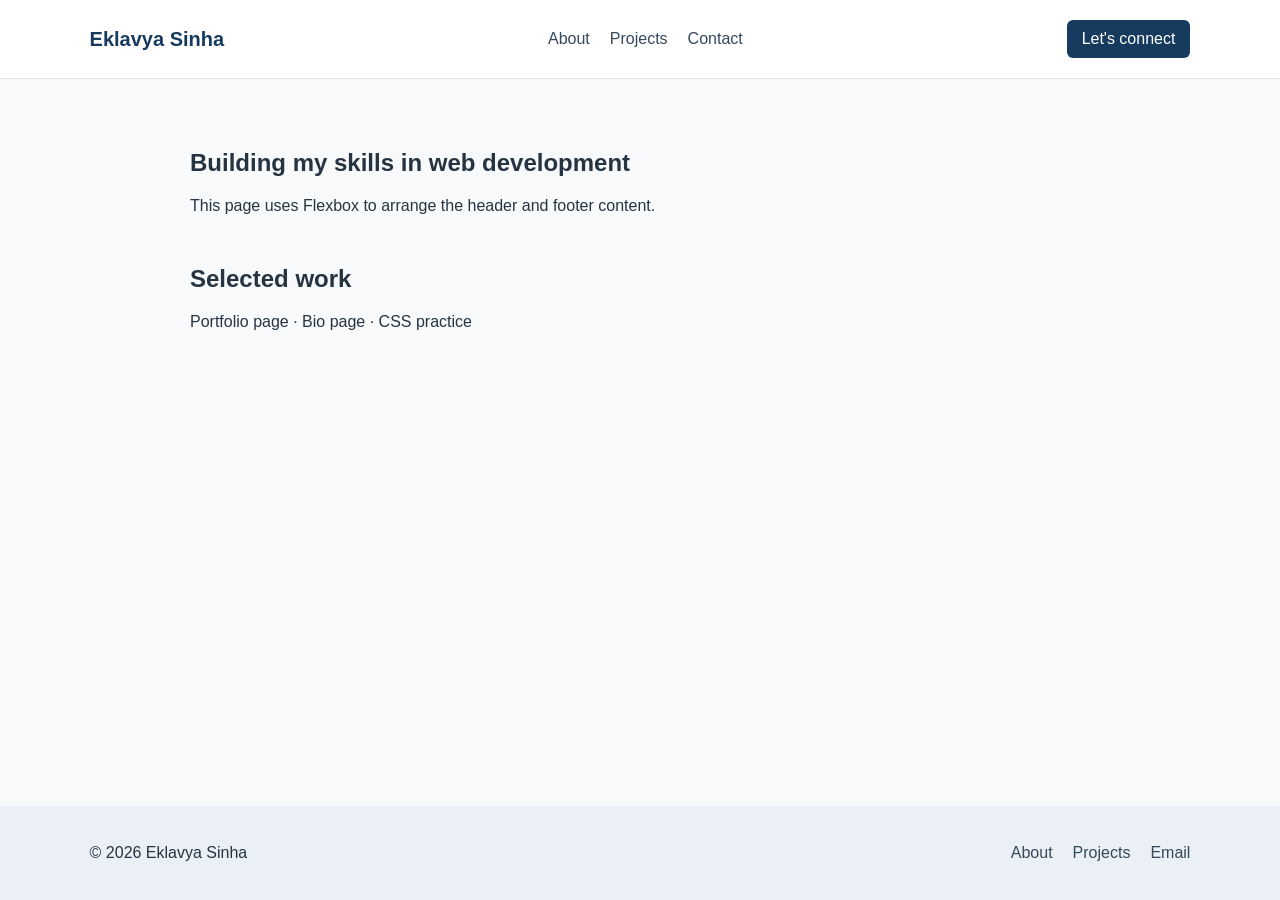
<file: P10/index.html>
<!DOCTYPE html>
<html lang="en">
<head>
    <meta charset="UTF-8">
    <meta name="viewport" content="width=device-width, initial-scale=1.0">
    <title>Portfolio Header and Footer</title>
    <link rel="stylesheet" href="style.css">
</head>
<body>
    <header class="header">
        <a class="logo" href="#">Eklavya Sinha</a>
        <nav>
            <a href="#about">About</a>
            <a href="#projects">Projects</a>
            <a href="#contact">Contact</a>
        </nav>
        <a class="header-button" href="#contact">Let's connect</a>
    </header>

    <main>
        <section id="about">
            <h1>Building my skills in web development</h1>
            <p>This page uses Flexbox to arrange the header and footer content.</p>
        </section>
        <section id="projects">
            <h2>Selected work</h2>
            <p>Portfolio page · Bio page · CSS practice</p>
        </section>
    </main>

    <footer class="footer" id="contact">
        <p>© 2026 Eklavya Sinha</p>
        <div class="footer-links">
            <a href="#about">About</a>
            <a href="#projects">Projects</a>
            <a href="mailto:eklavyasinha1605@gmail.com">Email</a>
        </div>
    </footer>
</body>
</html>
</file>
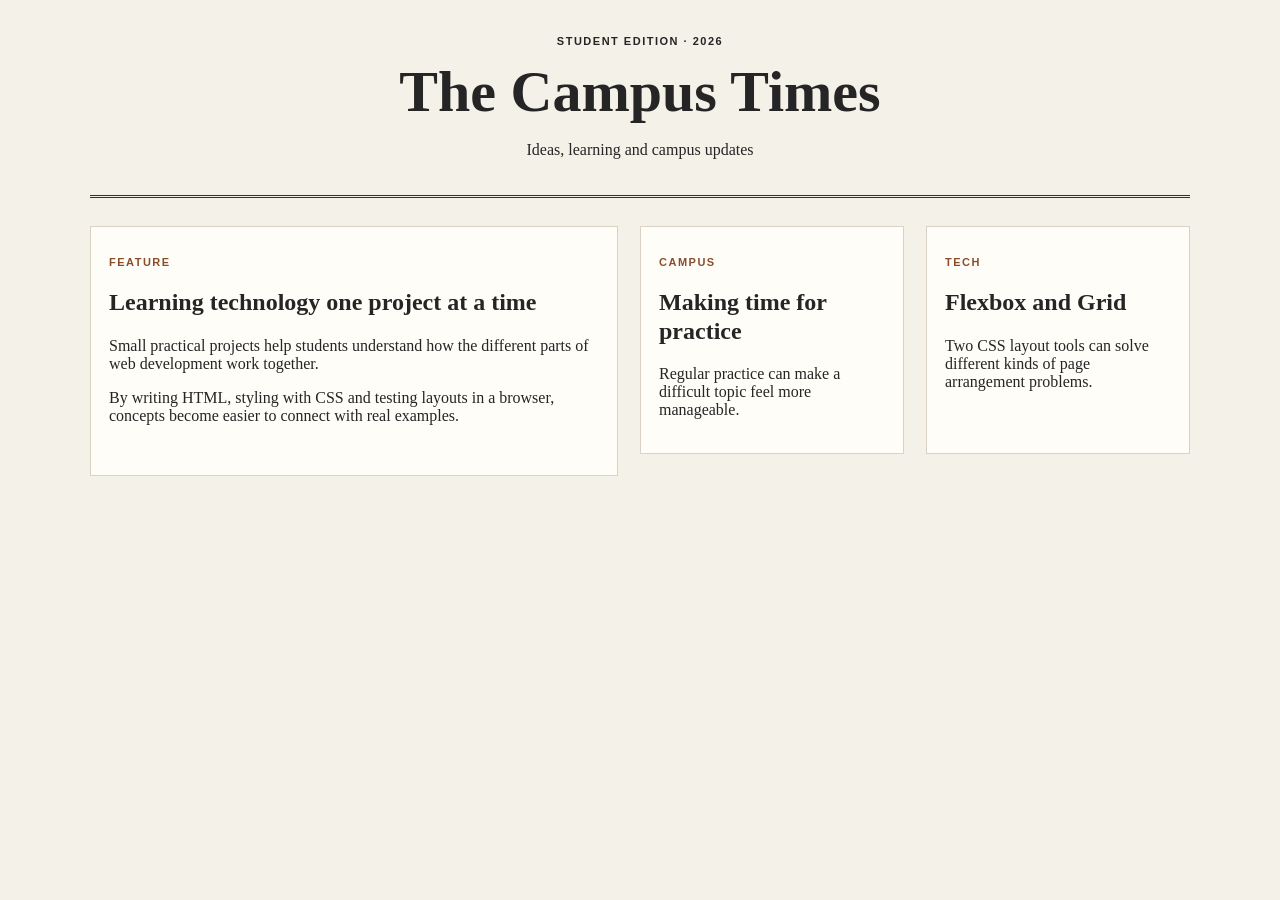
<file: P11/index.html>
<!DOCTYPE html>
<html lang="en">
<head>
    <meta charset="UTF-8">
    <meta name="viewport" content="width=device-width, initial-scale=1.0">
    <title>Newspaper Layout with CSS Grid</title>
    <link rel="stylesheet" href="style.css">
</head>
<body>
    <header class="masthead">
        <p class="date">STUDENT EDITION · 2026</p>
        <h1>The Campus Times</h1>
        <p>Ideas, learning and campus updates</p>
    </header>

    <main class="newspaper">
        <article class="story main-story">
            <p class="category">FEATURE</p>
            <h2>Learning technology one project at a time</h2>
            <p>Small practical projects help students understand how the different parts of web development work together.</p>
            <p>By writing HTML, styling with CSS and testing layouts in a browser, concepts become easier to connect with real examples.</p>
        </article>

        <article class="story side-story">
            <p class="category">CAMPUS</p>
            <h2>Making time for practice</h2>
            <p>Regular practice can make a difficult topic feel more manageable.</p>
        </article>

        <article class="story bottom-story">
            <p class="category">TECH</p>
            <h2>Flexbox and Grid</h2>
            <p>Two CSS layout tools can solve different kinds of page arrangement problems.</p>
        </article>
    </main>
</body>
</html>
</file>
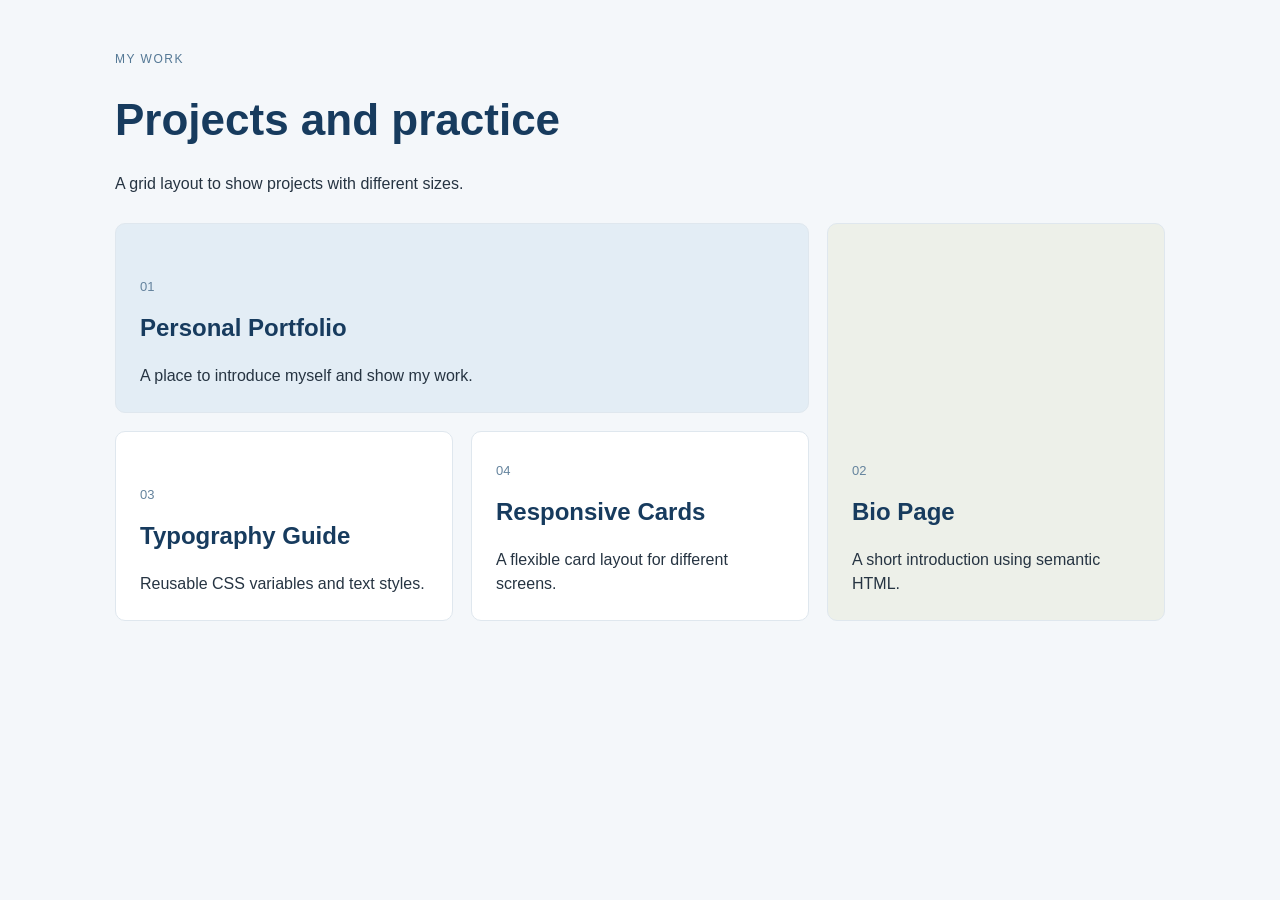
<file: P12/index.html>
<!DOCTYPE html>
<html lang="en">
<head>
    <meta charset="UTF-8">
    <meta name="viewport" content="width=device-width, initial-scale=1.0">
    <title>Portfolio Projects Grid</title>
    <link rel="stylesheet" href="style.css">
</head>
<body>
    <main class="page">
        <header class="page-heading">
            <p class="eyebrow">My work</p>
            <h1>Projects and practice</h1>
            <p>A grid layout to show projects with different sizes.</p>
        </header>

        <section class="projects">
            <article class="project project-large">
                <span>01</span>
                <h2>Personal Portfolio</h2>
                <p>A place to introduce myself and show my work.</p>
            </article>
            <article class="project project-tall">
                <span>02</span>
                <h2>Bio Page</h2>
                <p>A short introduction using semantic HTML.</p>
            </article>
            <article class="project">
                <span>03</span>
                <h2>Typography Guide</h2>
                <p>Reusable CSS variables and text styles.</p>
            </article>
            <article class="project">
                <span>04</span>
                <h2>Responsive Cards</h2>
                <p>A flexible card layout for different screens.</p>
            </article>
        </section>
    </main>
</body>
</html>
</file>
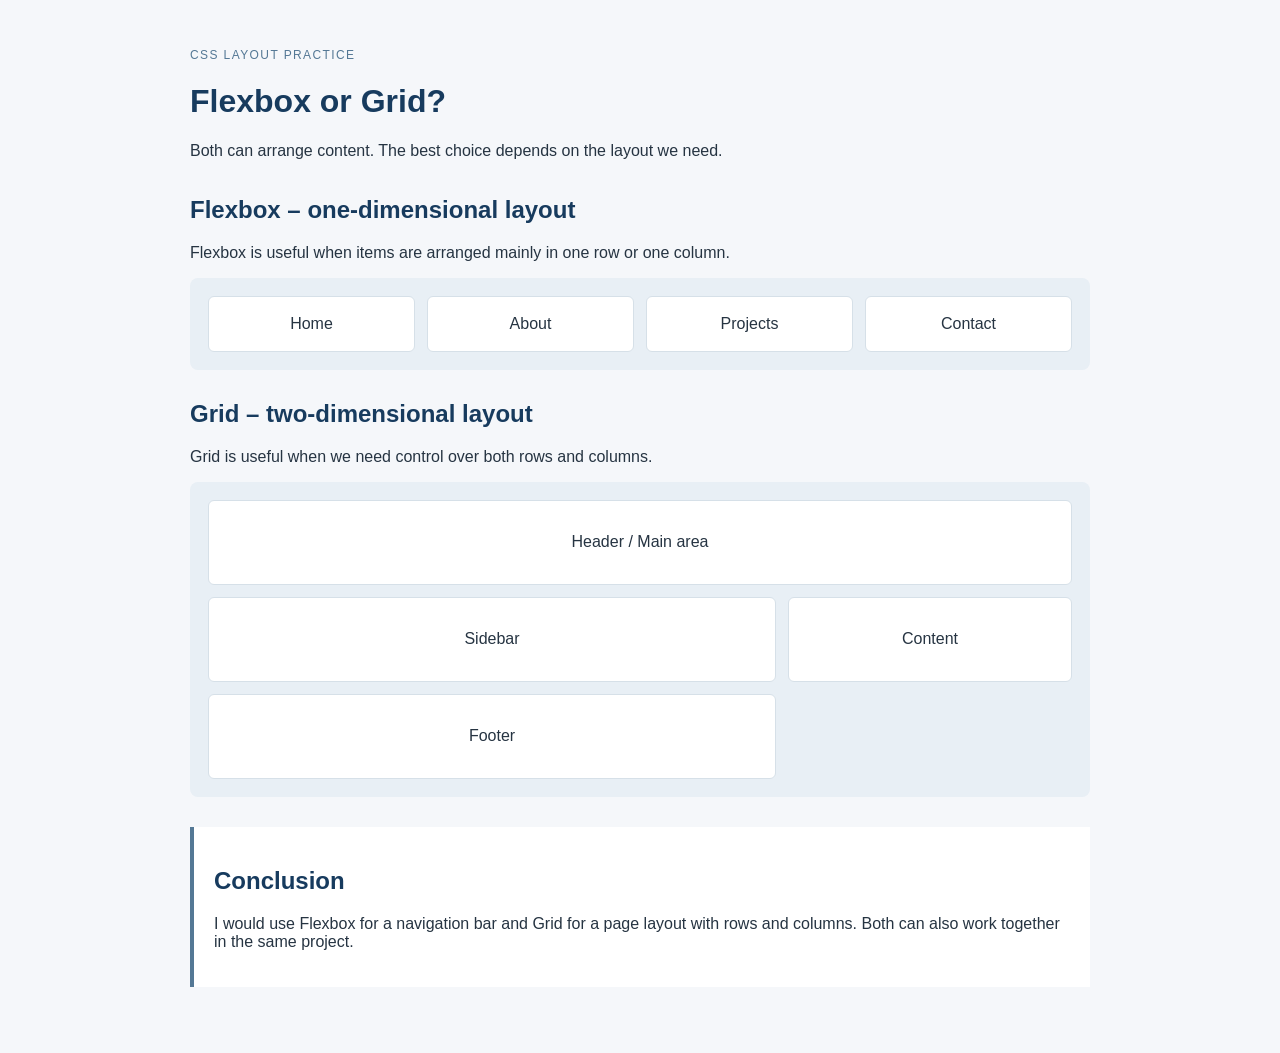
<file: P13/index.html>
<!DOCTYPE html>
<html lang="en">
<head>
    <meta charset="UTF-8">
    <meta name="viewport" content="width=device-width, initial-scale=1.0">
    <title>Flexbox and Grid Comparison</title>
    <link rel="stylesheet" href="style.css">
</head>
<body>
    <main class="page">
        <header>
            <p class="eyebrow">CSS layout practice</p>
            <h1>Flexbox or Grid?</h1>
            <p>Both can arrange content. The best choice depends on the layout we need.</p>
        </header>

        <section>
            <h2>Flexbox – one-dimensional layout</h2>
            <p>Flexbox is useful when items are arranged mainly in one row or one column.</p>
            <div class="flex-layout">
                <div>Home</div>
                <div>About</div>
                <div>Projects</div>
                <div>Contact</div>
            </div>
        </section>

        <section>
            <h2>Grid – two-dimensional layout</h2>
            <p>Grid is useful when we need control over both rows and columns.</p>
            <div class="grid-layout">
                <div class="wide">Header / Main area</div>
                <div>Sidebar</div>
                <div>Content</div>
                <div>Footer</div>
            </div>
        </section>

        <section class="note">
            <h2>Conclusion</h2>
            <p>I would use Flexbox for a navigation bar and Grid for a page layout with rows and columns. Both can also work together in the same project.</p>
        </section>
    </main>
</body>
</html>
</file>
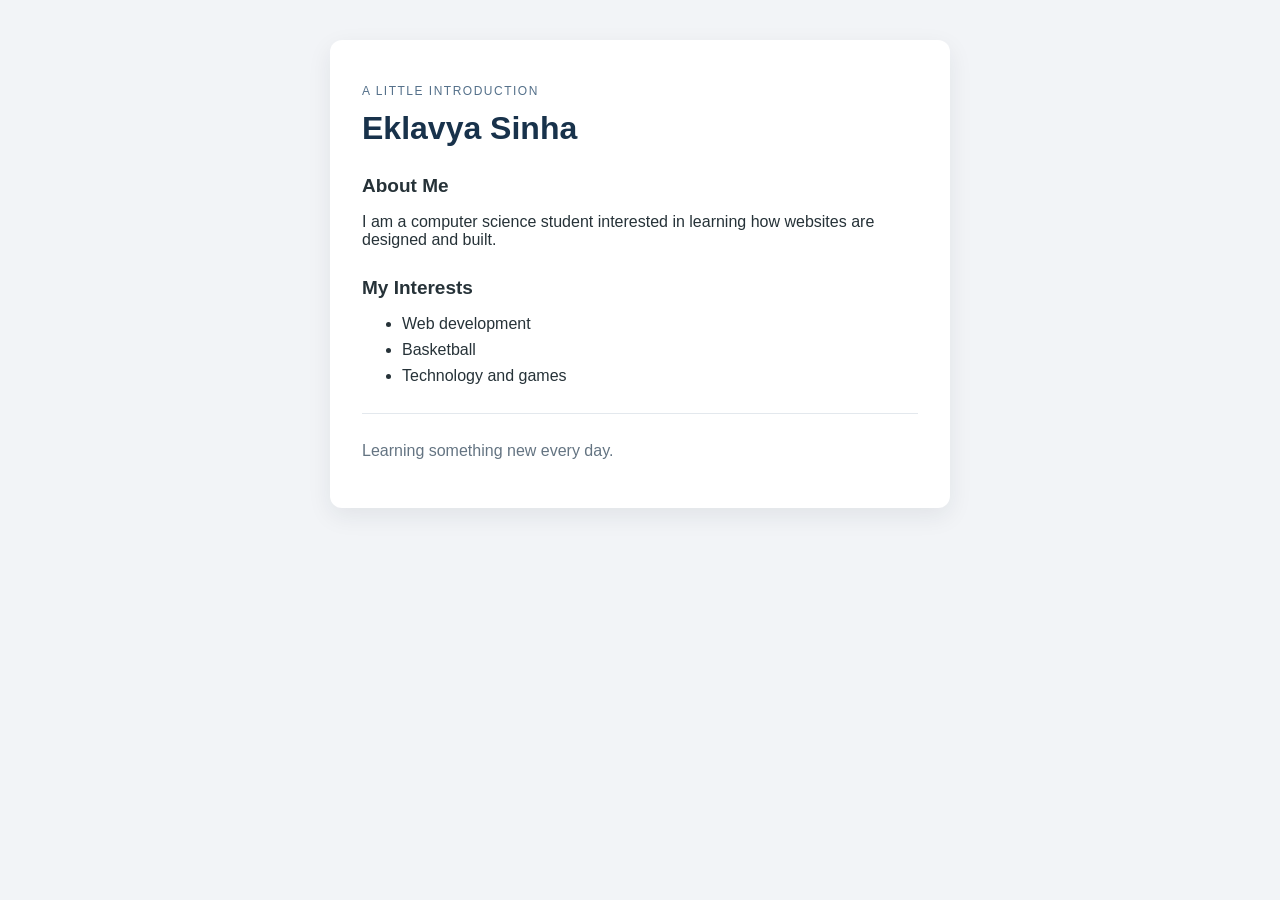
<file: P5/index.html>
<!DOCTYPE html>
<html lang="en">
<head>
    <meta charset="UTF-8">
    <meta name="viewport" content="width=device-width, initial-scale=1.0">
    <title>My Bio</title>
    <link rel="stylesheet" href="style.css">
</head>
<body>
    <main class="bio-card">
        <header>
            <p class="eyebrow">A little introduction</p>
            <h1>Eklavya Sinha</h1>
        </header>

        <section aria-labelledby="about-heading">
            <h2 id="about-heading">About Me</h2>
            <p>I am a computer science student interested in learning how websites are designed and built.</p>
        </section>

        <section aria-labelledby="interests-heading">
            <h2 id="interests-heading">My Interests</h2>
            <ul>
                <li>Web development</li>
                <li>Basketball</li>
                <li>Technology and games</li>
            </ul>
        </section>

        <footer>
            <p>Learning something new every day.</p>
        </footer>
    </main>
</body>
</html>
</file>
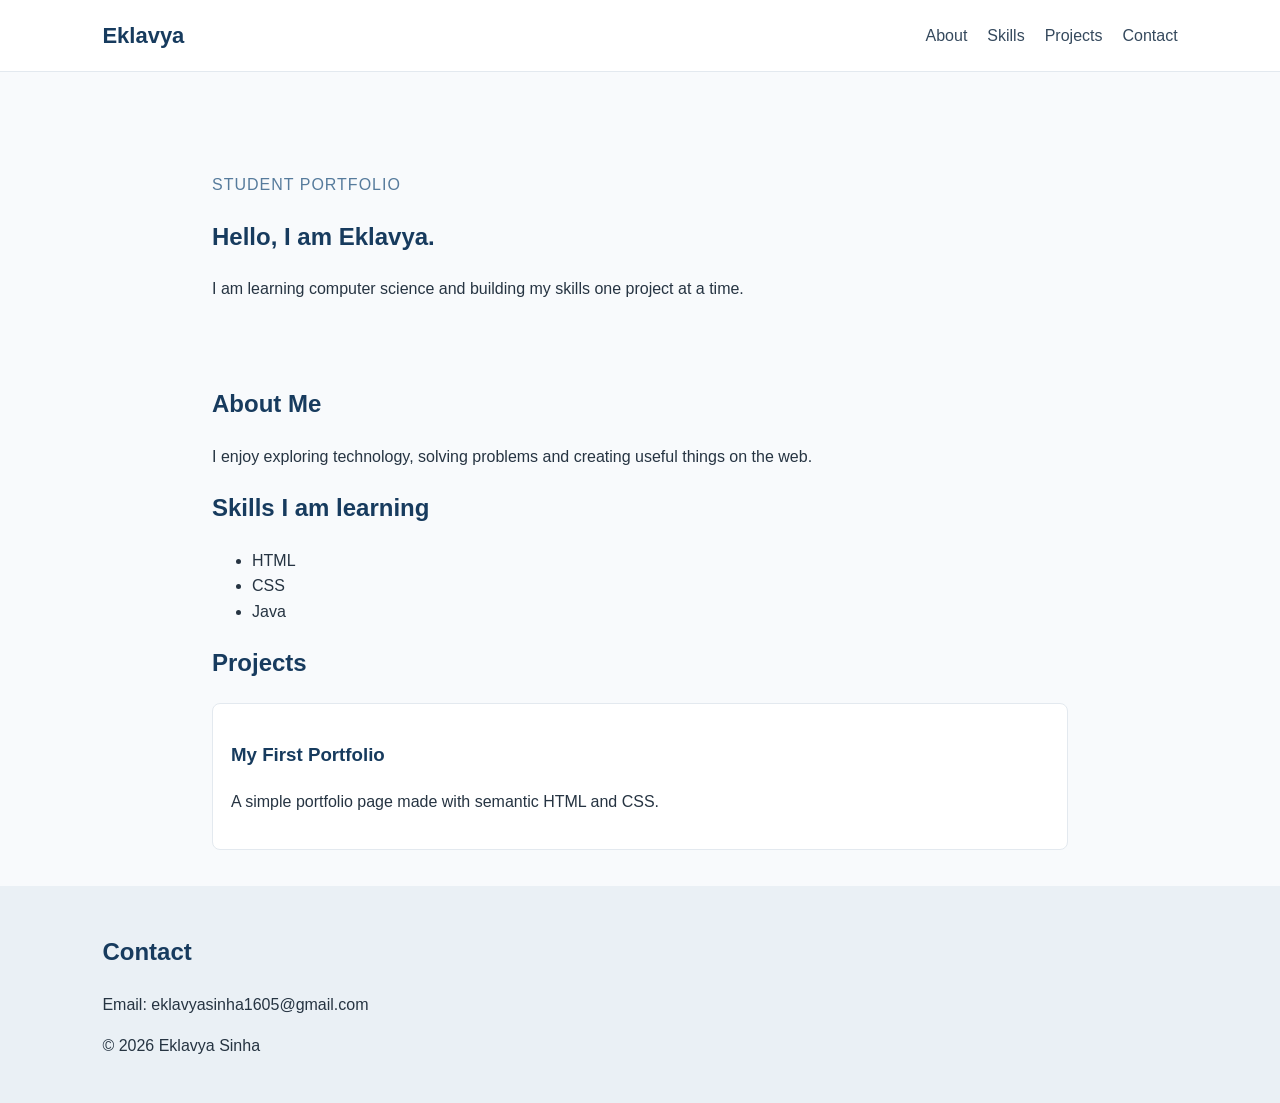
<file: P6/index.html>
<!DOCTYPE html>
<html lang="en">
<head>
    <meta charset="UTF-8">
    <meta name="viewport" content="width=device-width, initial-scale=1.0">
    <title>My Portfolio</title>
    <link rel="stylesheet" href="style.css">
</head>
<body>
    <header class="site-header">
        <a class="logo" href="#">Eklavya</a>
        <nav aria-label="Main navigation">
            <a href="#about">About</a>
            <a href="#skills">Skills</a>
            <a href="#projects">Projects</a>
            <a href="#contact">Contact</a>
        </nav>
    </header>

    <main>
        <section class="intro">
            <p class="eyebrow">Student portfolio</p>
            <h1>Hello, I am Eklavya.</h1>
            <p>I am learning computer science and building my skills one project at a time.</p>
        </section>

        <section id="about">
            <h2>About Me</h2>
            <p>I enjoy exploring technology, solving problems and creating useful things on the web.</p>
        </section>

        <section id="skills">
            <h2>Skills I am learning</h2>
            <ul>
                <li>HTML</li>
                <li>CSS</li>
                <li>Java</li>
            </ul>
        </section>

        <section id="projects">
            <h2>Projects</h2>
            <article class="project">
                <h3>My First Portfolio</h3>
                <p>A simple portfolio page made with semantic HTML and CSS.</p>
            </article>
        </section>
    </main>

    <footer id="contact">
        <h2>Contact</h2>
        <p>Email: eklavyasinha1605@gmail.com</p>
        <p>&copy; 2026 Eklavya Sinha</p>
    </footer>
</body>
</html>
</file>
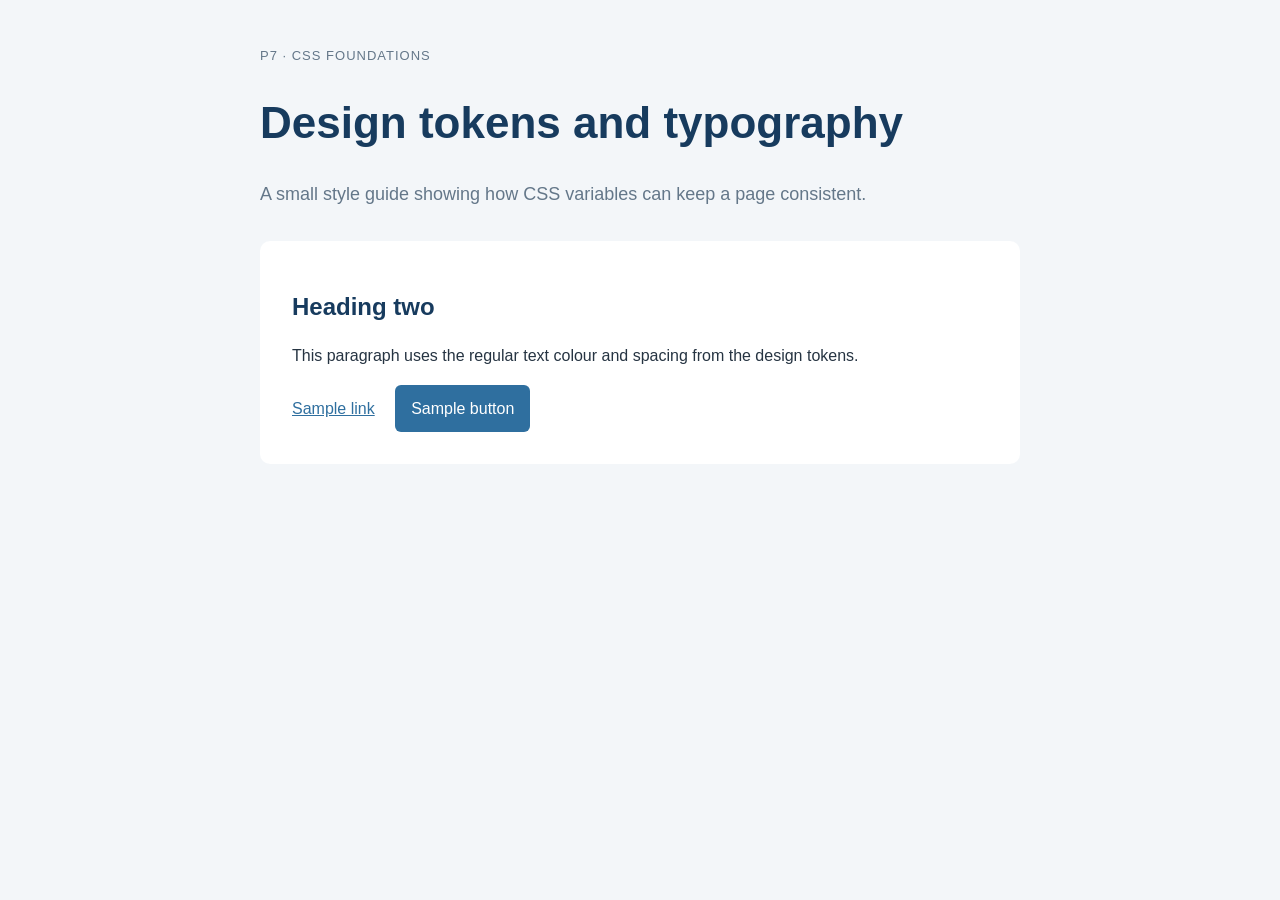
<file: P7/index.html>
<!DOCTYPE html>
<html lang="en">
<head>
    <meta charset="UTF-8">
    <meta name="viewport" content="width=device-width, initial-scale=1.0">
    <title>Design Tokens and Typography</title>
    <link rel="stylesheet" href="style.css">
</head>
<body>
    <main class="page">
        <p class="eyebrow">P7 · CSS foundations</p>
        <h1>Design tokens and typography</h1>
        <p class="lead">A small style guide showing how CSS variables can keep a page consistent.</p>

        <section class="sample">
            <h2>Heading two</h2>
            <p>This paragraph uses the regular text colour and spacing from the design tokens.</p>
            <a href="#">Sample link</a>
            <button type="button">Sample button</button>
        </section>
    </main>
</body>
</html>
</file>
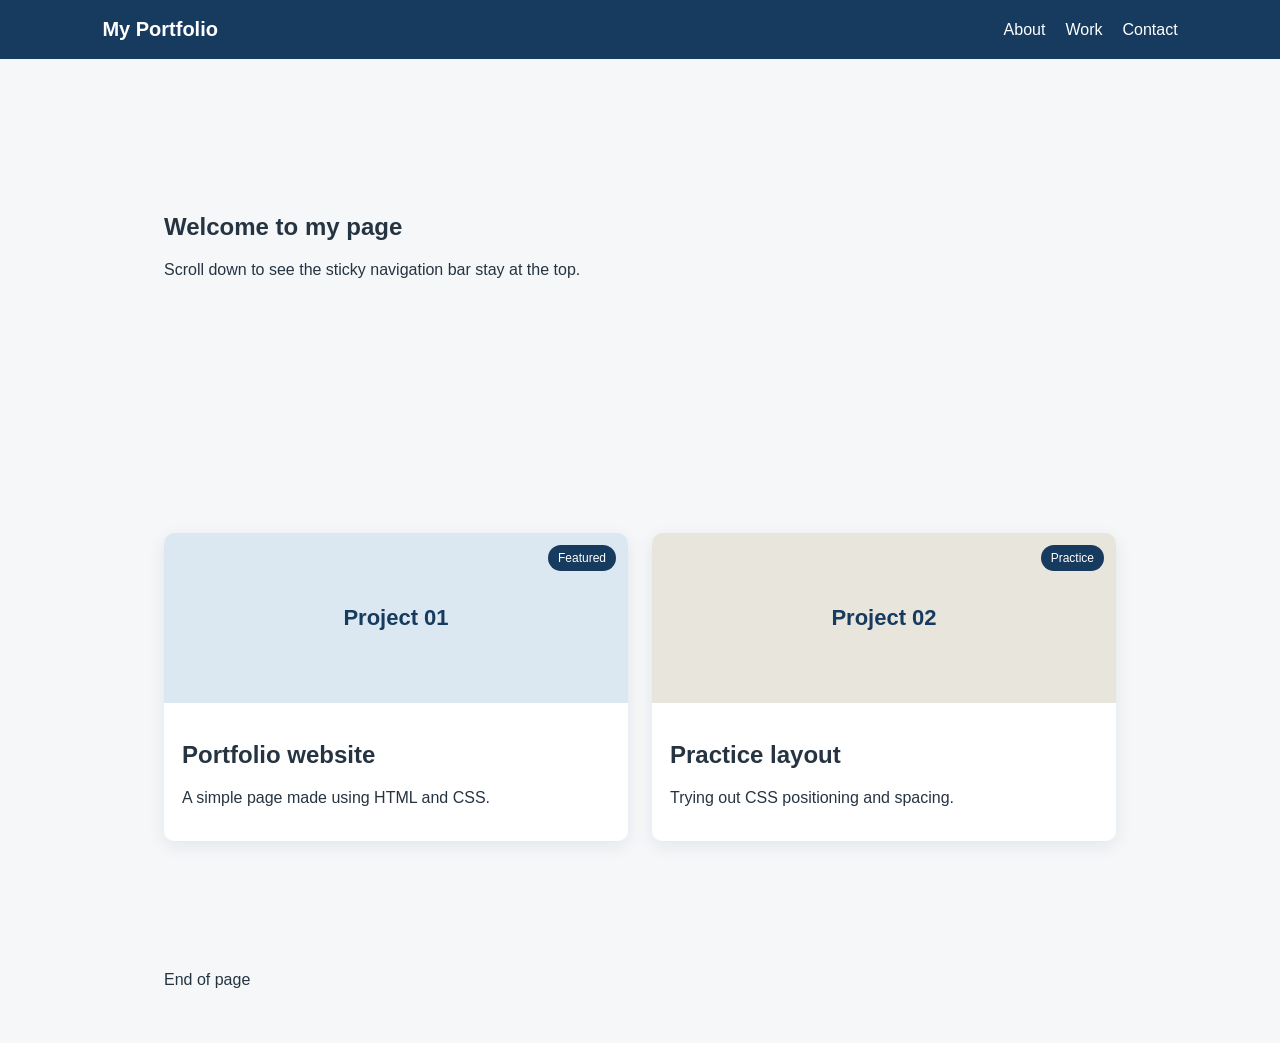
<file: P8/index.html>
<!DOCTYPE html>
<html lang="en">
<head>
    <meta charset="UTF-8">
    <meta name="viewport" content="width=device-width, initial-scale=1.0">
    <title>Sticky Navbar and Card Overlay</title>
    <link rel="stylesheet" href="style.css">
</head>
<body>
    <nav class="navbar">
        <a href="#" class="brand">My Portfolio</a>
        <div class="nav-links">
            <a href="#about">About</a>
            <a href="#work">Work</a>
            <a href="#contact">Contact</a>
        </div>
    </nav>

    <main>
        <section class="hero" id="about">
            <h1>Welcome to my page</h1>
            <p>Scroll down to see the sticky navigation bar stay at the top.</p>
        </section>

        <section class="cards" id="work">
            <article class="card">
                <div class="card-image">Project 01</div>
                <div class="card-content">
                    <h2>Portfolio website</h2>
                    <p>A simple page made using HTML and CSS.</p>
                </div>
                <span class="card-label">Featured</span>
            </article>
            <article class="card">
                <div class="card-image second">Project 02</div>
                <div class="card-content">
                    <h2>Practice layout</h2>
                    <p>Trying out CSS positioning and spacing.</p>
                </div>
                <span class="card-label">Practice</span>
            </article>
        </section>
        <footer id="contact">End of page</footer>
    </main>
</body>
</html>
</file>
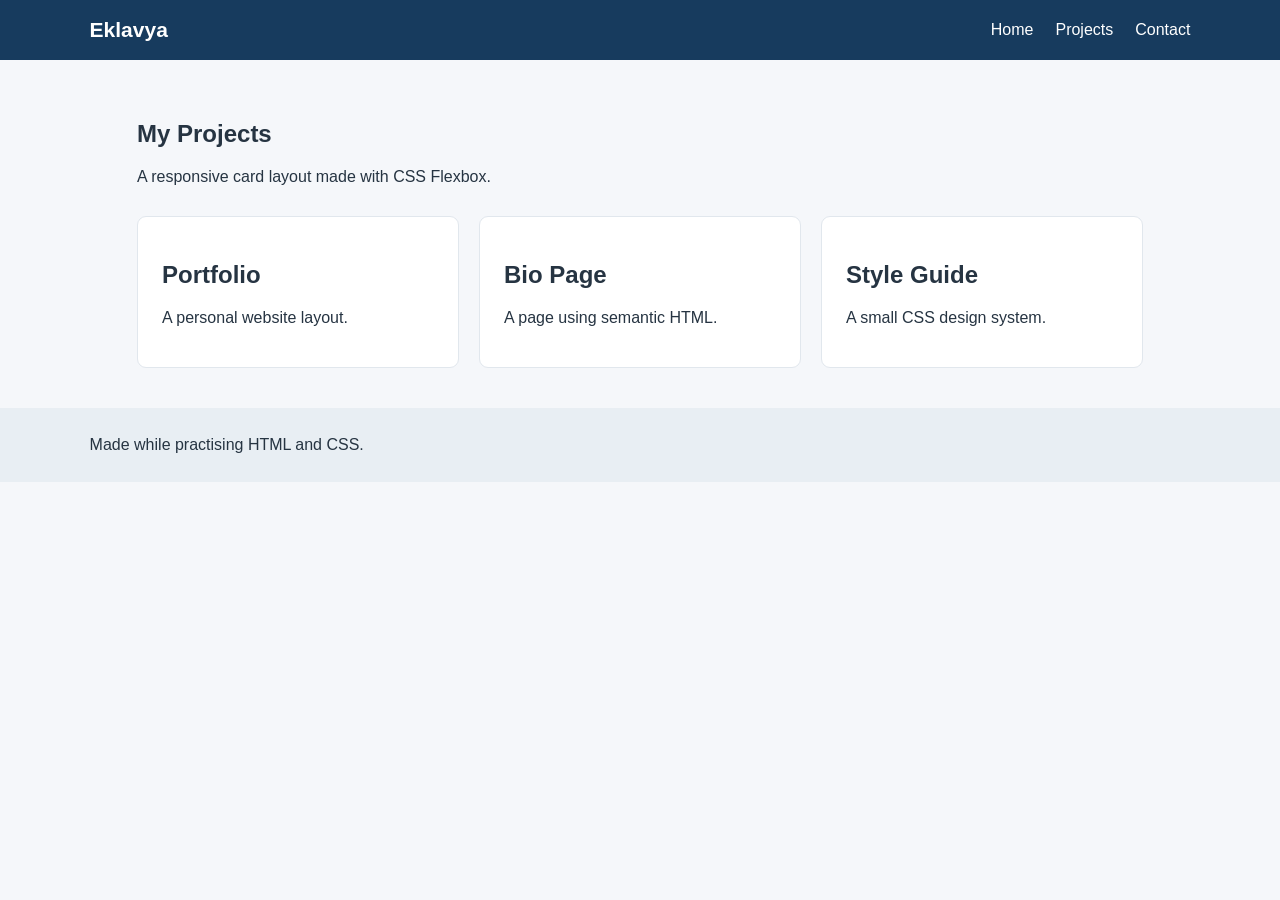
<file: P9/index.html>
<!DOCTYPE html>
<html lang="en">
<head>
    <meta charset="UTF-8">
    <meta name="viewport" content="width=device-width, initial-scale=1.0">
    <title>Responsive Flexbox Layout</title>
    <link rel="stylesheet" href="style.css">
</head>
<body>
    <header class="navbar">
        <a class="logo" href="#">Eklavya</a>
        <nav>
            <a href="#home">Home</a>
            <a href="#projects">Projects</a>
            <a href="#contact">Contact</a>
        </nav>
    </header>

    <main id="home">
        <section class="intro">
            <h1>My Projects</h1>
            <p>A responsive card layout made with CSS Flexbox.</p>
        </section>

        <section class="project-grid" id="projects">
            <article class="project-card"><h2>Portfolio</h2><p>A personal website layout.</p></article>
            <article class="project-card"><h2>Bio Page</h2><p>A page using semantic HTML.</p></article>
            <article class="project-card"><h2>Style Guide</h2><p>A small CSS design system.</p></article>
        </section>
    </main>

    <footer id="contact">Made while practising HTML and CSS.</footer>
</body>
</html>
</file>
<file: P10/style.css>
* {
    box-sizing: border-box;
}

body {
    min-height: 100vh;
    margin: 0;
    display: flex;
    flex-direction: column;
    font-family: Arial, sans-serif;
    color: #263442;
    background: #f7f9fb;
}

.header {
    display: flex;
    justify-content: space-between;
    align-items: center;
    flex-wrap: wrap;
    gap: 18px;
    padding: 20px 7%;
    background: white;
    border-bottom: 1px solid #e1e7ed;
}

.logo {
    color: #173b5e;
    font-size: 20px;
    font-weight: bold;
    text-decoration: none;
}

nav, .footer-links {
    display: flex;
    align-items: center;
    gap: 20px;
}

nav a, .footer a {
    color: #35495d;
    text-decoration: none;
}

.header-button {
    padding: 10px 15px;
    border-radius: 6px;
    background: #173b5e;
    color: white;
    text-decoration: none;
}

main {
    flex: 1;
    width: min(900px, 86%);
    margin: 50px auto;
}

main section {
    margin-bottom: 50px;
}

.footer {
    display: flex;
    justify-content: space-between;
    align-items: center;
    flex-wrap: wrap;
    gap: 15px;
    padding: 22px 7%;
    background: #eaf0f5;
}

@media (max-width: 650px) {
    .header, .footer {
        align-items: flex-start;
        flex-direction: column;
    }
}
</file>
<file: P11/style.css>
* {
    box-sizing: border-box;
}

body {
    margin: 0;
    padding: 24px;
    font-family: Georgia, serif;
    color: #252525;
    background: #f4f1e9;
}

.masthead {
    max-width: 1100px;
    margin: 0 auto 28px;
    padding-bottom: 20px;
    text-align: center;
    border-bottom: 3px double #333;
}

.masthead h1 {
    margin: 8px 0;
    font-size: clamp(34px, 6vw, 58px);
}

.date, .category {
    font-family: Arial, sans-serif;
    font-size: 11px;
    letter-spacing: 1.5px;
    font-weight: bold;
}

.newspaper {
    display: grid;
    grid-template-columns: 2fr 1fr 1fr;
    gap: 22px;
    max-width: 1100px;
    margin: auto;
}

.story {
    padding: 18px;
    background: #fffdf8;
    border: 1px solid #d9d2c5;
}

.main-story {
    grid-row: span 2;
}

.story h2 {
    line-height: 1.2;
}

.category {
    color: #8a4d2c;
}

@media (max-width: 750px) {
    .newspaper {
        grid-template-columns: 1fr 1fr;
    }

    .main-story {
        grid-column: 1 / -1;
        grid-row: auto;
    }
}

@media (max-width: 520px) {
    body {
        padding: 14px;
    }

    .newspaper {
        grid-template-columns: 1fr;
    }

    .main-story {
        grid-column: auto;
    }
}
</file>
<file: P12/style.css>
* {
    box-sizing: border-box;
}

body {
    margin: 0;
    padding: 40px 18px;
    font-family: Arial, sans-serif;
    color: #263442;
    background: #f4f7fa;
}

.page {
    max-width: 1050px;
    margin: auto;
}

.eyebrow {
    color: #547895;
    text-transform: uppercase;
    letter-spacing: 1.5px;
    font-size: 12px;
}

.page-heading {
    margin-bottom: 30px;
}

.page-heading h1 {
    color: #173b5e;
    font-size: clamp(30px, 5vw, 44px);
}

.projects {
    display: grid;
    grid-template-columns: repeat(3, 1fr);
    grid-auto-rows: minmax(190px, auto);
    gap: 18px;
}

.project {
    display: flex;
    flex-direction: column;
    justify-content: flex-end;
    padding: 24px;
    background: white;
    border: 1px solid #dfe7ee;
    border-radius: 10px;
}

.project span {
    color: #64839d;
    font-size: 13px;
}

.project h2 {
    margin-bottom: 6px;
    color: #173b5e;
}

.project p {
    margin-bottom: 0;
    line-height: 1.5;
}

.project-large {
    grid-column: span 2;
    background: #e3edf5;
}

.project-tall {
    grid-row: span 2;
    background: #edf0e9;
}

@media (max-width: 700px) {
    .projects {
        grid-template-columns: repeat(2, 1fr);
    }

    .project-large {
        grid-column: span 2;
    }

    .project-tall {
        grid-row: auto;
    }
}

@media (max-width: 480px) {
    .projects {
        grid-template-columns: 1fr;
    }

    .project-large {
        grid-column: auto;
    }
}
</file>
<file: P13/style.css>
* {
    box-sizing: border-box;
}

body {
    margin: 0;
    padding: 36px 18px;
    font-family: Arial, sans-serif;
    color: #263442;
    background: #f5f7fa;
}

.page {
    max-width: 900px;
    margin: auto;
}

header {
    margin-bottom: 36px;
}

.eyebrow {
    color: #547895;
    text-transform: uppercase;
    letter-spacing: 1.4px;
    font-size: 12px;
}

h1, h2 {
    color: #173b5e;
}

section {
    margin: 30px 0;
}

.flex-layout {
    display: flex;
    flex-wrap: wrap;
    gap: 12px;
    padding: 18px;
    background: #e8eff5;
    border-radius: 8px;
}

.flex-layout div {
    flex: 1 1 120px;
    padding: 18px;
    text-align: center;
    background: white;
    border: 1px solid #d6e0e8;
    border-radius: 6px;
}

.grid-layout {
    display: grid;
    grid-template-columns: 2fr 1fr;
    gap: 12px;
    padding: 18px;
    background: #e8eff5;
    border-radius: 8px;
}

.grid-layout div {
    min-height: 85px;
    display: grid;
    place-items: center;
    padding: 14px;
    background: white;
    border: 1px solid #d6e0e8;
    border-radius: 6px;
}

.grid-layout .wide {
    grid-column: 1 / -1;
}

.note {
    padding: 20px;
    background: white;
    border-left: 4px solid #547895;
}

@media (max-width: 520px) {
    .grid-layout {
        grid-template-columns: 1fr;
    }

    .grid-layout .wide {
        grid-column: auto;
    }
}
</file>
<file: P5/style.css>
* {
    box-sizing: border-box;
}

body {
    margin: 0;
    padding: 40px 16px;
    font-family: Arial, sans-serif;
    background: #f2f4f7;
    color: #263238;
}

.bio-card {
    max-width: 620px;
    margin: 0 auto;
    padding: 32px;
    background: #ffffff;
    border-radius: 12px;
    box-shadow: 0 8px 24px rgba(20, 35, 50, 0.08);
}

.eyebrow {
    color: #54708a;
    text-transform: uppercase;
    letter-spacing: 1.5px;
    font-size: 12px;
}

h1 {
    margin-top: 8px;
    color: #18324b;
}

h2 {
    margin-top: 28px;
    font-size: 19px;
}

li {
    margin: 8px 0;
}

footer {
    margin-top: 28px;
    padding-top: 12px;
    border-top: 1px solid #e3e8ed;
    color: #647482;
}
</file>
<file: P6/style.css>
* {
    box-sizing: border-box;
}

body {
    margin: 0;
    font-family: Arial, sans-serif;
    line-height: 1.6;
    color: #263442;
    background: #f8fafc;
}

.site-header {
    display: flex;
    justify-content: space-between;
    align-items: center;
    padding: 18px 8%;
    background: #ffffff;
    border-bottom: 1px solid #e3e9ef;
}

.logo {
    color: #173b5e;
    font-size: 22px;
    font-weight: bold;
    text-decoration: none;
}

nav {
    display: flex;
    gap: 20px;
}

nav a {
    color: #35495d;
    text-decoration: none;
}

main {
    max-width: 900px;
    margin: 0 auto;
    padding: 36px 22px;
}

.intro {
    padding: 48px 0;
}

.eyebrow {
    color: #567b9c;
    text-transform: uppercase;
    letter-spacing: 1px;
}

h1, h2, h3 {
    color: #173b5e;
}

.project {
    padding: 18px;
    background: #ffffff;
    border: 1px solid #e3e9ef;
    border-radius: 8px;
}

footer {
    padding: 28px 8%;
    background: #eaf0f5;
}
</file>
<file: P7/style.css>
:root {
    --color-text: #263442;
    --color-heading: #173b5e;
    --color-muted: #647789;
    --color-accent: #2f6f9f;
    --color-surface: #ffffff;
    --color-page: #f3f6f9;
    --space-small: 8px;
    --space-medium: 16px;
    --space-large: 32px;
    --font-body: Arial, sans-serif;
}

* {
    box-sizing: border-box;
}

body {
    margin: 0;
    padding: var(--space-large) 18px;
    background: var(--color-page);
    color: var(--color-text);
    font-family: var(--font-body);
    line-height: 1.7;
}

.page {
    max-width: 760px;
    margin: auto;
}

.eyebrow {
    color: var(--color-muted);
    letter-spacing: 1px;
    text-transform: uppercase;
    font-size: 13px;
}

h1, h2 {
    color: var(--color-heading);
    line-height: 1.2;
}

h1 {
    font-size: clamp(30px, 5vw, 44px);
}

.lead {
    color: var(--color-muted);
    font-size: 18px;
}

.sample {
    margin-top: var(--space-large);
    padding: var(--space-large);
    background: var(--color-surface);
    border-radius: 10px;
}

a {
    color: var(--color-accent);
}

button {
    margin-left: var(--space-medium);
    padding: 10px 16px;
    border: 0;
    border-radius: 6px;
    background: var(--color-accent);
    color: white;
    font: inherit;
}
</file>
<file: P8/style.css>
* {
    box-sizing: border-box;
}

body {
    margin: 0;
    font-family: Arial, sans-serif;
    color: #263442;
    background: #f5f7f9;
}

.navbar {
    position: sticky;
    top: 0;
    z-index: 10;
    display: flex;
    justify-content: space-between;
    align-items: center;
    padding: 18px 8%;
    background: #173b5e;
}

.navbar a {
    color: white;
    text-decoration: none;
}

.brand {
    font-weight: bold;
    font-size: 20px;
}

.nav-links {
    display: flex;
    gap: 20px;
}

main {
    max-width: 1000px;
    margin: auto;
    padding: 24px;
}

.hero {
    min-height: 420px;
    padding-top: 110px;
}

.cards {
    display: flex;
    flex-wrap: wrap;
    gap: 24px;
    padding: 30px 0 100px;
}

.card {
    position: relative;
    flex: 1 1 280px;
    overflow: hidden;
    background: white;
    border-radius: 10px;
    box-shadow: 0 5px 18px rgba(20, 40, 60, 0.08);
}

.card-image {
    display: grid;
    place-items: center;
    min-height: 170px;
    background: #dce8f1;
    color: #173b5e;
    font-size: 22px;
    font-weight: bold;
}

.card-image.second {
    background: #e8e5dc;
}

.card-content {
    padding: 18px;
}

.card-label {
    position: absolute;
    top: 12px;
    right: 12px;
    padding: 6px 10px;
    border-radius: 20px;
    background: #173b5e;
    color: white;
    font-size: 12px;
}

footer {
    padding: 30px 0;
}
</file>
<file: P9/style.css>
* {
    box-sizing: border-box;
}

body {
    margin: 0;
    font-family: Arial, sans-serif;
    color: #263442;
    background: #f5f7fa;
}

.navbar {
    display: flex;
    justify-content: space-between;
    align-items: center;
    padding: 18px 7%;
    background: #173b5e;
}

.logo, nav a {
    color: white;
    text-decoration: none;
}

.logo {
    font-size: 21px;
    font-weight: bold;
}

nav {
    display: flex;
    gap: 22px;
}

main {
    max-width: 1050px;
    margin: auto;
    padding: 40px 22px;
}

.intro {
    margin-bottom: 30px;
}

.project-grid {
    display: flex;
    flex-wrap: wrap;
    gap: 20px;
}

.project-card {
    flex: 1 1 260px;
    padding: 24px;
    background: white;
    border: 1px solid #e1e7ed;
    border-radius: 9px;
}

footer {
    padding: 28px 7%;
    background: #e8eef3;
}

@media (max-width: 600px) {
    .navbar {
        align-items: flex-start;
        flex-direction: column;
        gap: 14px;
    }

    nav {
        flex-wrap: wrap;
        gap: 14px;
    }
}
</file>
